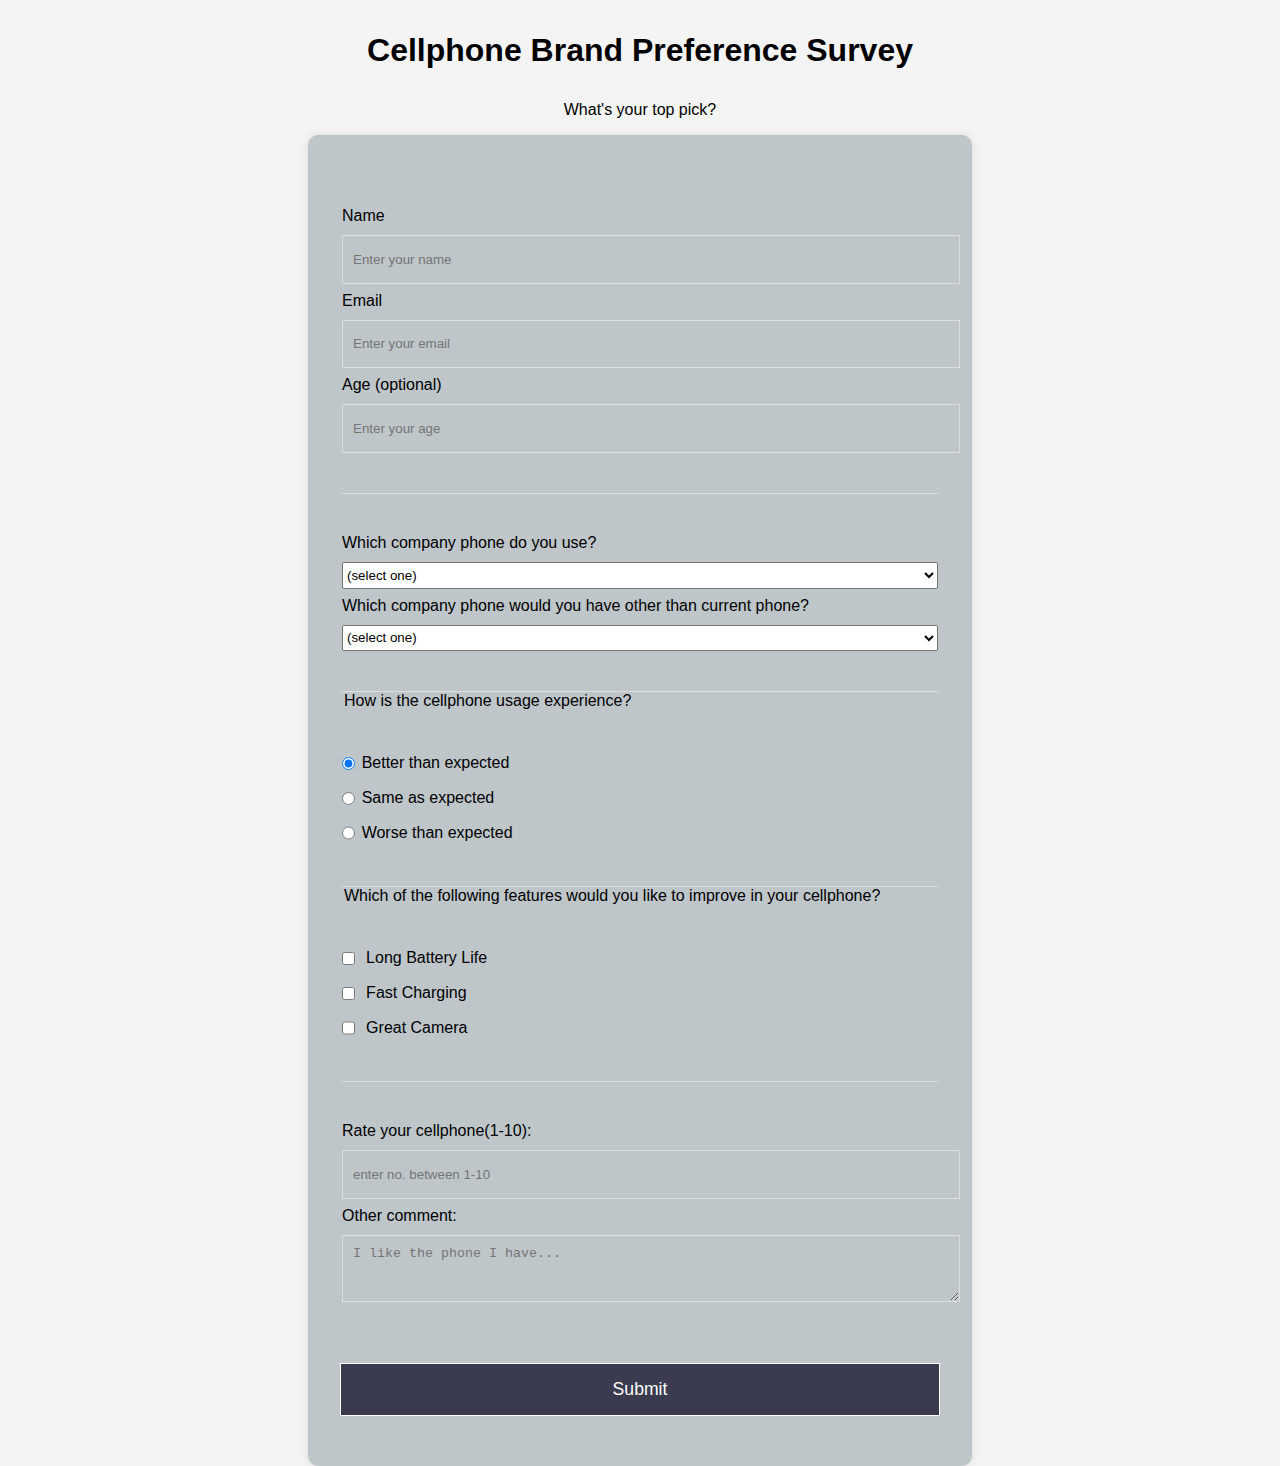
<file: Survey Form/index.html>
<!DOCTYPE html>
<html lang="en">
  <head>
    <meta charset="UTF-8">
  <title>Cellphone Brand Preference Survey</title>
  <link rel="stylesheet" href="styles.css">
  </head>
  <body>
    <h1 id="title">Cellphone Brand Preference Survey</h1>
    <p id="description">What's your top pick?</p>
    <form id="survey-form">
      <fieldset>
        <label id="name-label" for="name">Name <input id="name" type="text" required placeholder="Enter your name"/></label>
        <label id="email-label" for="email">Email <input id="email" type="email" required placeholder="Enter your email"/></label>
        <label id="age-label" for="age">Age (optional) <input id="age" type="number" placeholder="Enter your age"/></label>
      </fieldset> 
      <fieldset>
        <label for="dropdown">Which company phone do you use?
          <select id="dropdown" name="dropdown">
            <option value="">(select one)</option>
            <option value="1">Apple</option>
            <option value="2">Samsung</option>
            <option value="3">Xiaomi</option>
            <option value="4">Oppo</option>
            <option value="5">Vivo</option>
            <option value="6">Nokia</option>
            <option value="7">Motorola</option>
            <option value="8">Other</option>
          </select>
        </label>  
        <label for="dropdown">Which company phone would you have other than current phone?
          <select id="dropdown" name="dropdown">
            <option value="">(select one)</option>
            <option value="1">Apple</option>
            <option value="2">Samsung</option>
            <option value="3">Xiaomi</option>
            <option value="4">Oppo</option>
            <option value="5">Vivo</option>
            <option value="6">Nokia</option>
            <option value="7">Motorola</option>
            <option value="8">Other</option>
          </select>
        </label>     
     </fieldset>
     <fieldset>
       <legend>How is the cellphone usage experience?</legend>
       <label><input type="radio" name="experience" class="inline" value="better" checked/>Better than expected</label>
       <label><input type="radio" name="experience" class="inline" value="same"/>Same as expected</label>
       <label><input type="radio" name="experience" class="inline" value="worse"/>Worse than expected</label>
     </fieldset>
     <fieldset>
       <legend>Which of the following features would you like to improve in your cellphone?</legend>
      <label><input type="checkbox" name="feature" value="long-battery-life" class="inline"> Long Battery Life</label>
      <label><input type="checkbox" name="feature" value="fast-charging" class="inline"> Fast Charging</label>
      <label><input type="checkbox" name="feature" value="great-camera" class="inline"> Great Camera</label>
    </fieldset>
     <fieldset>
       <label id="number-label" for="number">Rate your cellphone(1-10):<input id="number" type="number" name="rate" min="1" max="10" placeholder="enter no. between 1-10"/></label>
       <label for="comment">Other comment:<textarea id="comment" name="comment" placeholder="I like the phone I have..." rows="3" cols="30"></textarea></label>
     </fieldset>

     <input type="submit" id="submit" value="Submit"></input>  
    </form>
  </body>
</html>
</file>
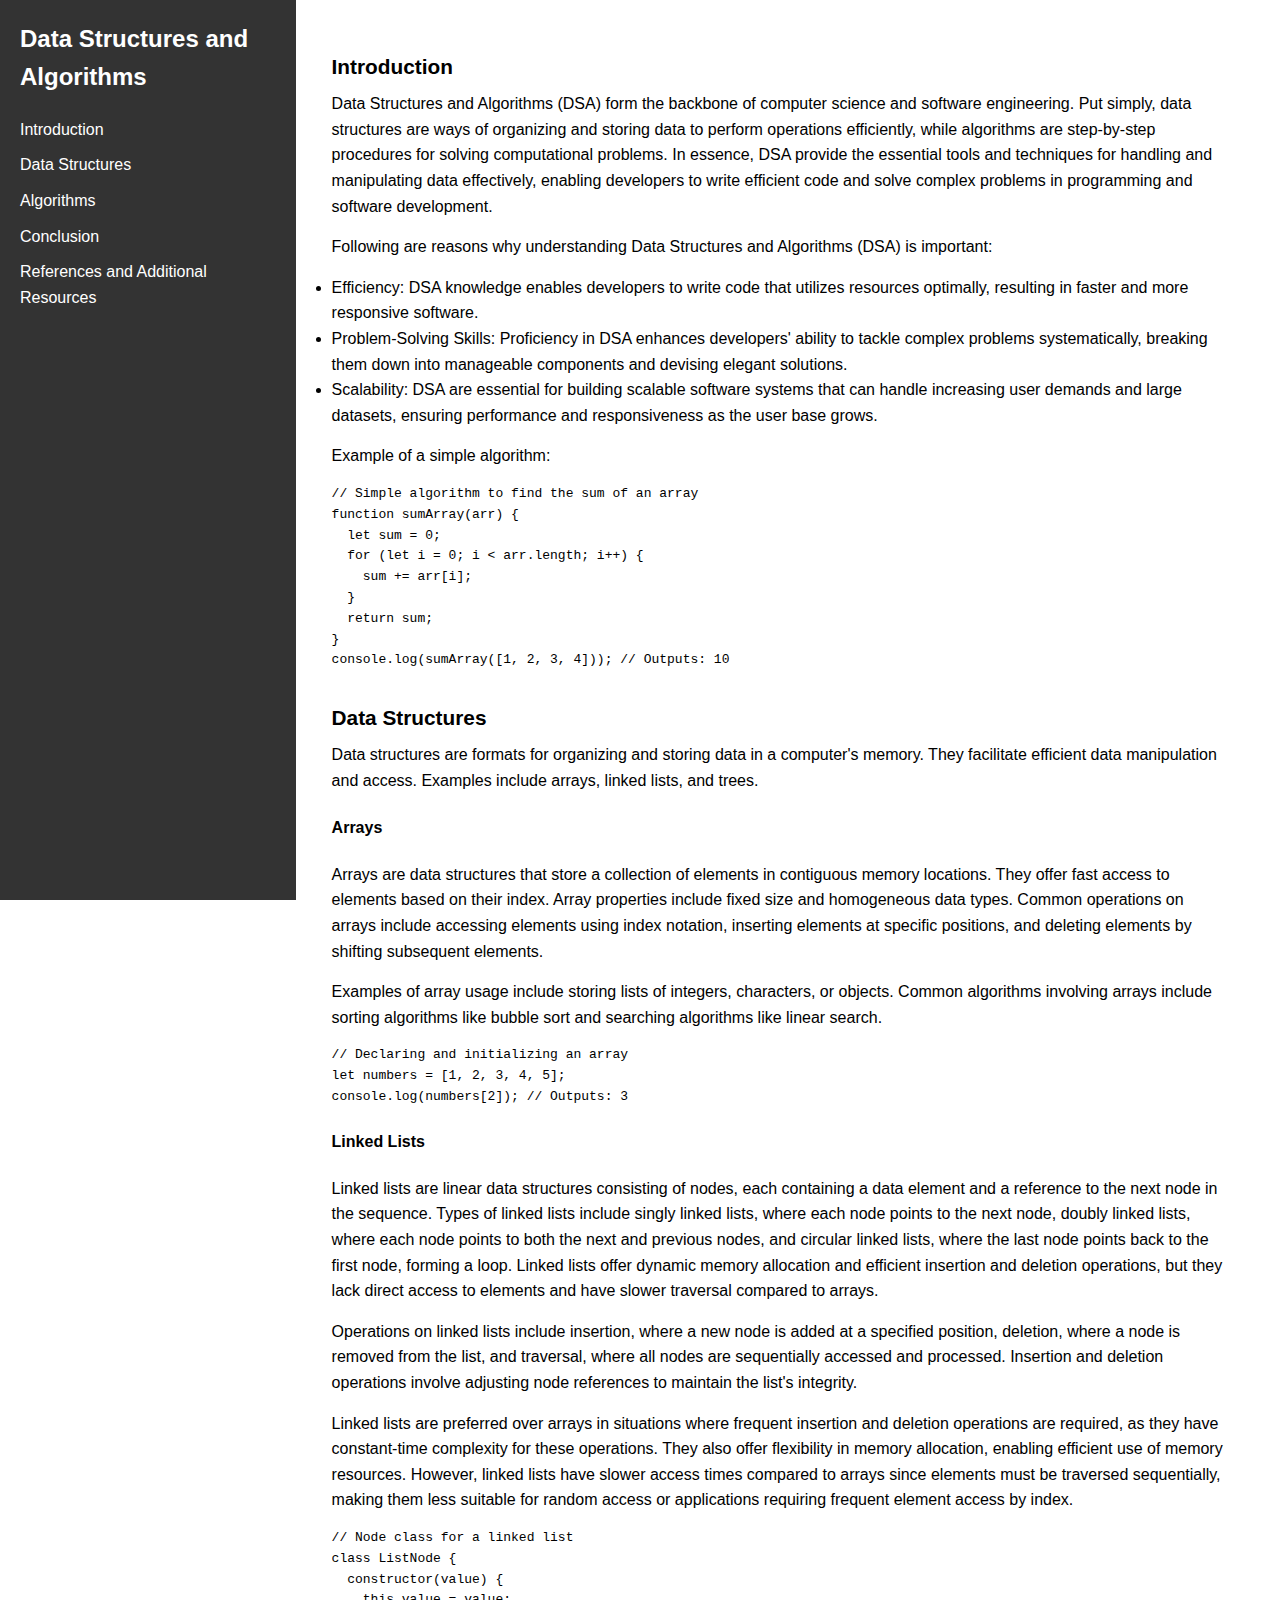
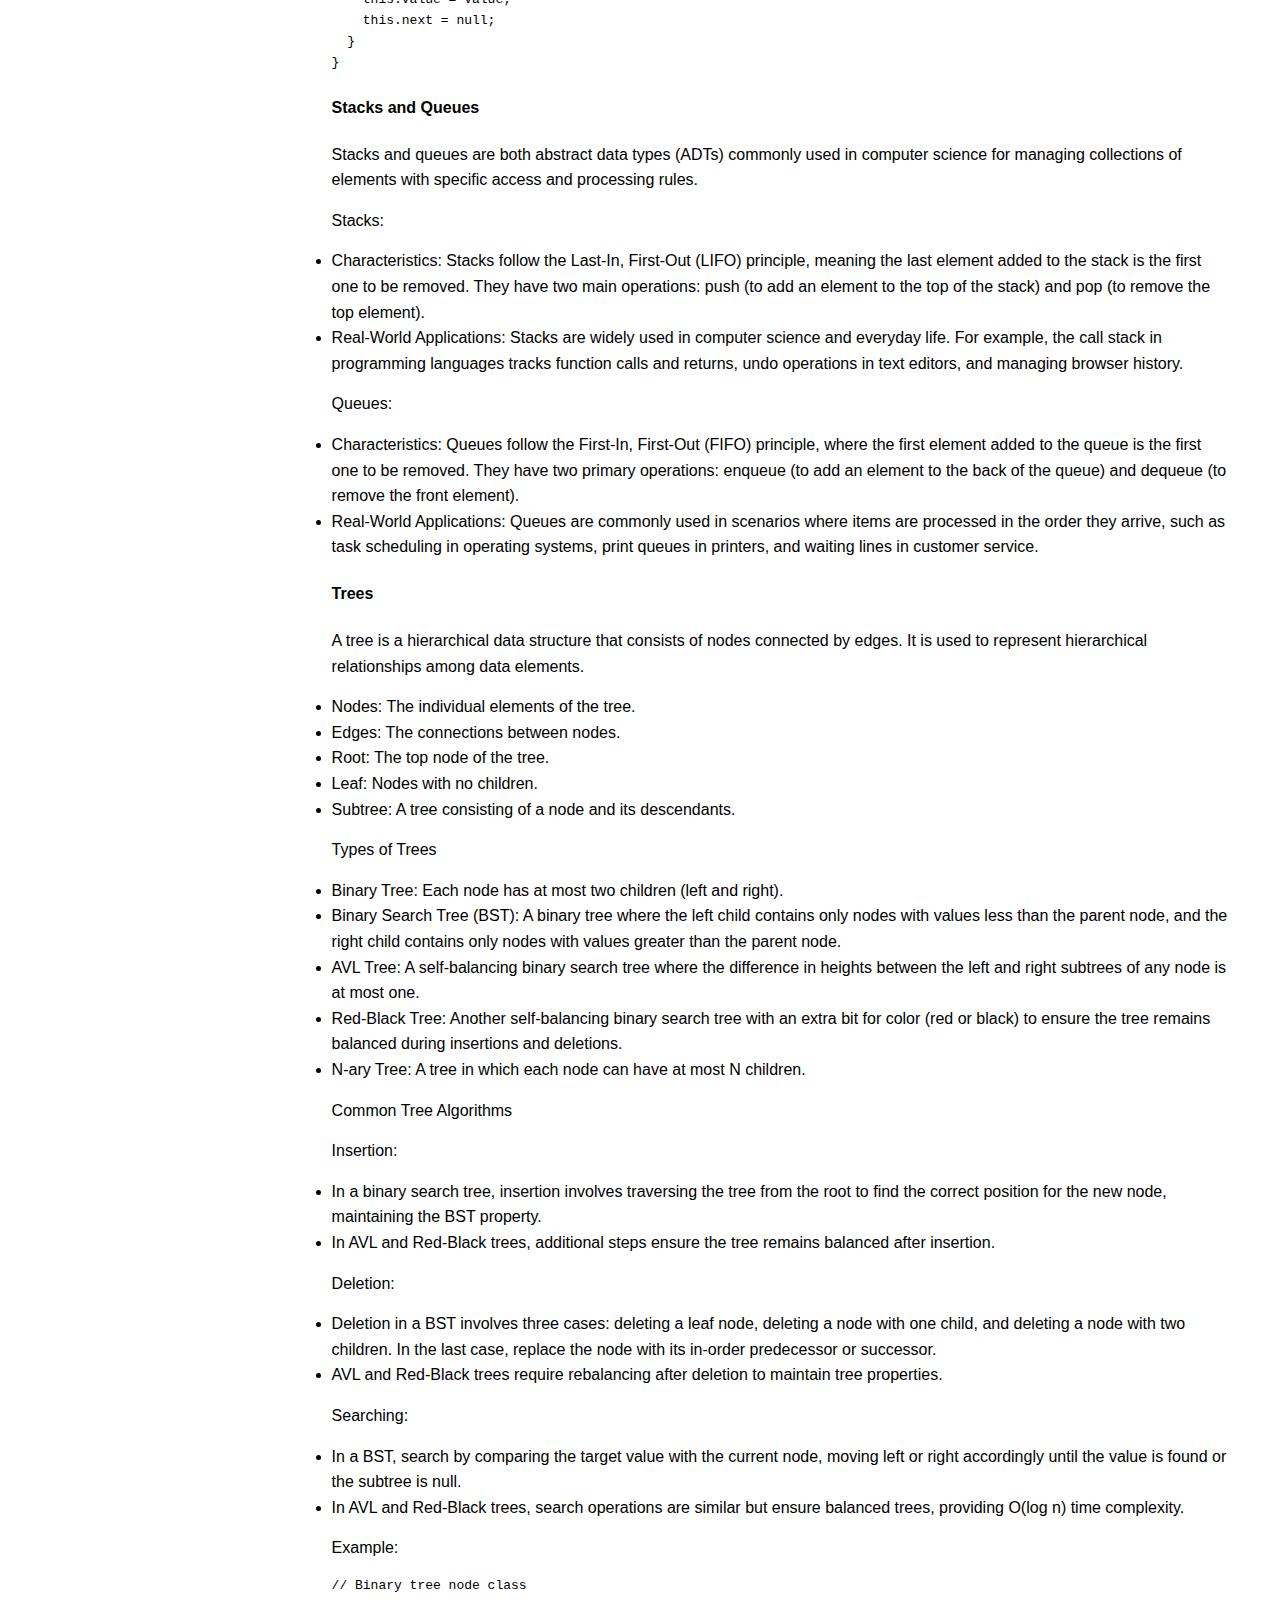
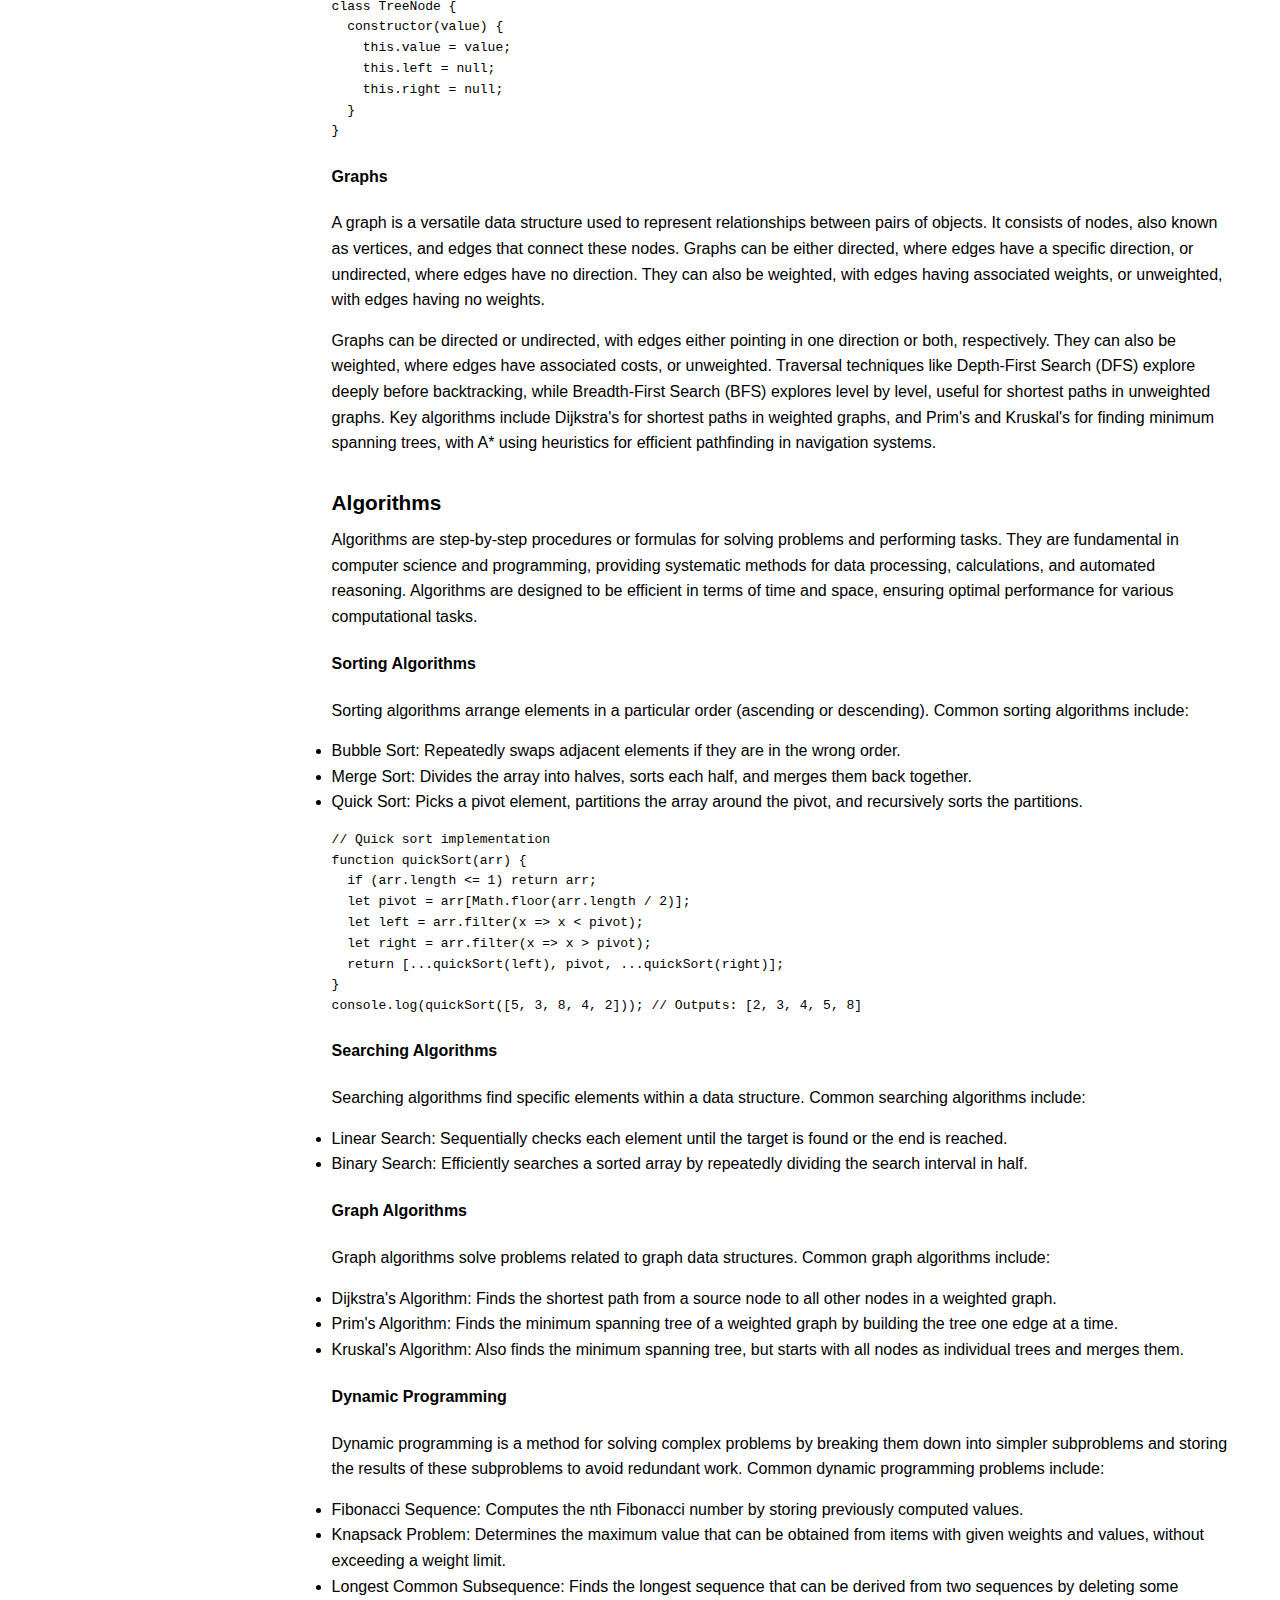
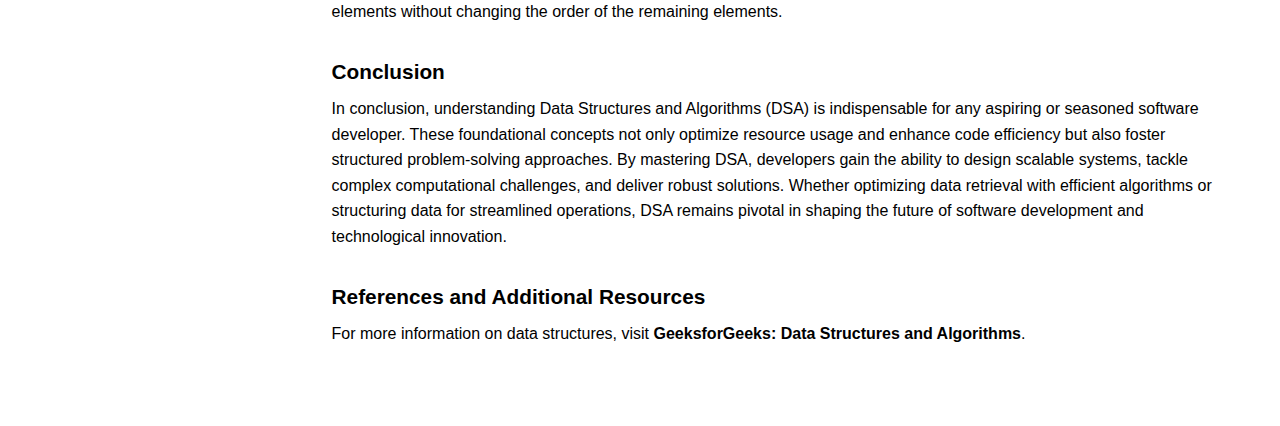
<file: Technical_documentation_page/index.html>
<!DOCTYPE html>
<html lang="en">
  <head>
    <meta charset="UTF-8">
    <meta name="viewport" content="width=device-width, initial-scale=1.0">
    <link rel="stylesheet" href="styles.css">
    <title>Data Structures and Algorithms</title>
  </head>
  <body>
    <nav id="navbar">
      <header id="header">
        <h1>Data Structures and Algorithms</h1>
        <ul>
          <li><a href="#Introduction" class="nav-link">Introduction</a></li>
          <li><a href="#Data_Structures" class="nav-link">Data Structures</a></li>
          <li><a href="#Algorithms" class="nav-link">Algorithms</a></li>
          <li><a href="#Conclusion" class="nav-link">Conclusion</a></li>
          <li><a href="#References_and_Additional_Resources" class="nav-link">References and Additional Resources</a></li>
        </ul>
      </header>
    </nav>
    <main id="main-doc">
      <section id="Introduction" class="main-section">
        <header>
          <h3>Introduction</h3>
        </header>
        <p>Data Structures and Algorithms (DSA) form the backbone of computer science and software engineering. Put simply, data structures are ways of organizing and storing data to perform operations efficiently, while algorithms are step-by-step procedures for solving computational problems. In essence, DSA provide the essential tools and techniques for handling and manipulating data effectively, enabling developers to write efficient code and solve complex problems in programming and software development.<p>
          <p>Following are reasons why understanding Data Structures and Algorithms (DSA) is important:</p>
          <ul>
            <li>Efficiency: DSA knowledge enables developers to write code that utilizes resources optimally, resulting in faster and more responsive software.</li>
            <li>Problem-Solving Skills: Proficiency in DSA enhances developers' ability to tackle complex problems systematically, breaking them down into manageable components and devising elegant solutions.</li>
            <li>Scalability: DSA are essential for building scalable software systems that can handle increasing user demands and large datasets, ensuring performance and responsiveness as the user base grows.</li>
          </ul>
        <p>Example of a simple algorithm:</p>
        <pre><code>// Simple algorithm to find the sum of an array
function sumArray(arr) {
  let sum = 0;
  for (let i = 0; i < arr.length; i++) {
    sum += arr[i];
  }
  return sum;
}
console.log(sumArray([1, 2, 3, 4])); // Outputs: 10
</code></pre>
      </section>
      <section id="Data_Structures" class="main-section">
        <header>
          <h3>Data Structures</h3>
        </header>
        <p>Data structures are formats for organizing and storing data in a computer's memory. They facilitate efficient data manipulation and access. Examples include arrays, linked lists, and trees.</p>
        <h4>Arrays</h4>
        <p>Arrays are data structures that store a collection of elements in contiguous memory locations. They offer fast access to elements based on their index. Array properties include fixed size and homogeneous data types. Common operations on arrays include accessing elements using index notation, inserting elements at specific positions, and deleting elements by shifting subsequent elements.<p>
          <p>Examples of array usage include storing lists of integers, characters, or objects. Common algorithms involving arrays include sorting algorithms like bubble sort and searching algorithms like linear search.</p>
          <pre><code>// Declaring and initializing an array
let numbers = [1, 2, 3, 4, 5];
console.log(numbers[2]); // Outputs: 3
</code></pre>
        <h4>Linked Lists</h4>
        <p>Linked lists are linear data structures consisting of nodes, each containing a data element and a reference to the next node in the sequence. Types of linked lists include singly linked lists, where each node points to the next node, doubly linked lists, where each node points to both the next and previous nodes, and circular linked lists, where the last node points back to the first node, forming a loop. Linked lists offer dynamic memory allocation and efficient insertion and deletion operations, but they lack direct access to elements and have slower traversal compared to arrays.</p>
        <p>Operations on linked lists include insertion, where a new node is added at a specified position, deletion, where a node is removed from the list, and traversal, where all nodes are sequentially accessed and processed. Insertion and deletion operations involve adjusting node references to maintain the list's integrity.</p>
        <p>Linked lists are preferred over arrays in situations where frequent insertion and deletion operations are required, as they have constant-time complexity for these operations. They also offer flexibility in memory allocation, enabling efficient use of memory resources. However, linked lists have slower access times compared to arrays since elements must be traversed sequentially, making them less suitable for random access or applications requiring frequent element access by index.</p>
        <pre><code>// Node class for a linked list
class ListNode {
  constructor(value) {
    this.value = value;
    this.next = null;
  }
}
</code></pre>
        <h4>Stacks and Queues</h4>
       <p>Stacks and queues are both abstract data types (ADTs) commonly used in computer science for managing collections of elements with specific access and processing rules.</p>
        <p>Stacks:</p>
        <ul>
          <li>Characteristics: Stacks follow the Last-In, First-Out (LIFO) principle, meaning the last element added to the stack is the first one to be removed. They have two main operations: push (to add an element to the top of the stack) and pop (to remove the top element).</li>
          <li>Real-World Applications: Stacks are widely used in computer science and everyday life. For example, the call stack in programming languages tracks function calls and returns, undo operations in text editors, and managing browser history.</li>
        </ul>
        <p>Queues:</p>
        <ul>
          <li>Characteristics: Queues follow the First-In, First-Out (FIFO) principle, where the first element added to the queue is the first one to be removed. They have two primary operations: enqueue (to add an element to the back of the queue) and dequeue (to remove the front element).</li>
          <li>Real-World Applications: Queues are commonly used in scenarios where items are processed in the order they arrive, such as task scheduling in operating systems, print queues in printers, and waiting lines in customer service.</li>
        </ul>
        <h4>Trees</h4>
        <p>A tree is a hierarchical data structure that consists of nodes connected by edges. It is used to represent hierarchical relationships among data elements.</p>
        <ul>
          <li>Nodes: The individual elements of the tree.</li>
          <li>Edges: The connections between nodes.</li>
          <li>Root: The top node of the tree.</li>
          <li>Leaf: Nodes with no children.</li>
          <li>Subtree: A tree consisting of a node and its descendants.</li>
        </ul>
        <p>Types of Trees</p>
        <ul>
          <li>Binary Tree: Each node has at most two children (left and right).</li>
          <li>Binary Search Tree (BST): A binary tree where the left child contains only nodes with values less than the parent node, and the right child contains only nodes with values greater than the parent node.</li>
          <li>AVL Tree: A self-balancing binary search tree where the difference in heights between the left and right subtrees of any node is at most one.</li>
          <li>Red-Black Tree: Another self-balancing binary search tree with an extra bit for color (red or black) to ensure the tree remains balanced during insertions and deletions.</li>
          <li>N-ary Tree: A tree in which each node can have at most N children.</li>
        </ul>
        <p>Common Tree Algorithms</p>
        <p>Insertion:</p>
        <ul>
          <li>In a binary search tree, insertion involves traversing the tree from the root to find the correct position for the new node, maintaining the BST property.</li>
          <li>In AVL and Red-Black trees, additional steps ensure the tree remains balanced after insertion.</li>
        </ul>
        <p>Deletion:</p>
        <ul>
          <li>Deletion in a BST involves three cases: deleting a leaf node, deleting a node with one child, and deleting a node with two children. In the last case, replace the node with its in-order predecessor or successor.</li>
          <li>AVL and Red-Black trees require rebalancing after deletion to maintain tree properties.</li>
        </ul>
        <p>Searching:</p>
        <ul>
          <li>In a BST, search by comparing the target value with the current node, moving left or right accordingly until the value is found or the subtree is null.</li>
          <li>In AVL and Red-Black trees, search operations are similar but ensure balanced trees, providing O(log n) time complexity.
</li>
        </ul>
        <p>Example:</p>
        <pre><code>// Binary tree node class
class TreeNode {
  constructor(value) {
    this.value = value;
    this.left = null;
    this.right = null;
  }
}
</code></pre>
        <h4>Graphs</h4>
        <p>A graph is a versatile data structure used to represent relationships between pairs of objects. It consists of nodes, also known as vertices, and edges that connect these nodes. Graphs can be either directed, where edges have a specific direction, or undirected, where edges have no direction. They can also be weighted, with edges having associated weights, or unweighted, with edges having no weights.</p>
        <p>Graphs can be directed or undirected, with edges either pointing in one direction or both, respectively. They can also be weighted, where edges have associated costs, or unweighted. Traversal techniques like Depth-First Search (DFS) explore deeply before backtracking, while Breadth-First Search (BFS) explores level by level, useful for shortest paths in unweighted graphs. Key algorithms include Dijkstra's for shortest paths in weighted graphs, and Prim's and Kruskal's for finding minimum spanning trees, with A* using heuristics for efficient pathfinding in navigation systems.</p>
      </section>
      <section id="Algorithms" class="main-section">
        <header>
          <h3>Algorithms</h3>
        </header>
        <p>Algorithms are step-by-step procedures or formulas for solving problems and performing tasks. They are fundamental in computer science and programming, providing systematic methods for data processing, calculations, and automated reasoning. Algorithms are designed to be efficient in terms of time and space, ensuring optimal performance for various computational tasks.<p>
        <h4>Sorting Algorithms</h4>
        <p>Sorting algorithms arrange elements in a particular order (ascending or descending). Common sorting algorithms include:</p>
        <ul>
          <li>Bubble Sort: Repeatedly swaps adjacent elements if they are in the wrong order.</li>
          <li>Merge Sort: Divides the array into halves, sorts each half, and merges them back together.</li>
          <li>Quick Sort: Picks a pivot element, partitions the array around the pivot, and recursively sorts the partitions.</li>
        </ul>
        <pre><code>// Quick sort implementation
function quickSort(arr) {
  if (arr.length <= 1) return arr;
  let pivot = arr[Math.floor(arr.length / 2)];
  let left = arr.filter(x => x < pivot);
  let right = arr.filter(x => x > pivot);
  return [...quickSort(left), pivot, ...quickSort(right)];
}
console.log(quickSort([5, 3, 8, 4, 2])); // Outputs: [2, 3, 4, 5, 8]
</code></pre>
        <h4>Searching Algorithms</h4>
        <p>Searching algorithms find specific elements within a data structure. Common searching algorithms include:</p>
        <ul>
          <li>Linear Search: Sequentially checks each element until the target is found or the end is reached.</li>
          <li>Binary Search: Efficiently searches a sorted array by repeatedly dividing the search interval in half.</li>
        </ul>
        <h4>Graph Algorithms</h4>
        <p>Graph algorithms solve problems related to graph data structures. Common graph algorithms include:</p>
        <ul>
          <li>Dijkstra's Algorithm: Finds the shortest path from a source node to all other nodes in a weighted graph.</li>
          <li>Prim's Algorithm: Finds the minimum spanning tree of a weighted graph by building the tree one edge at a time.</li>
          <li>Kruskal's Algorithm: Also finds the minimum spanning tree, but starts with all nodes as individual trees and merges them.</li>
        </ul>
        <h4>Dynamic Programming</h4>
        <p>Dynamic programming is a method for solving complex problems by breaking them down into simpler subproblems and storing the results of these subproblems to avoid redundant work. Common dynamic programming problems include:</p>
        <ul>
          <li>Fibonacci Sequence: Computes the nth Fibonacci number by storing previously computed values.</li>
          <li>Knapsack Problem: Determines the maximum value that can be obtained from items with given weights and values, without exceeding a weight limit.</li>
          <li>Longest Common Subsequence: Finds the longest sequence that can be derived from two sequences by deleting some elements without changing the order of the remaining elements.</li>
        </ul>
      </section>
      <section id="Conclusion" class="main-section">
        <header>
          <h3>Conclusion</h3>
        </header>
         <p>In conclusion, understanding Data Structures and Algorithms (DSA) is indispensable for any aspiring or seasoned software developer. These foundational concepts not only optimize resource usage and enhance code efficiency but also foster structured problem-solving approaches. By mastering DSA, developers gain the ability to design scalable systems, tackle complex computational challenges, and deliver robust solutions. Whether optimizing data retrieval with efficient algorithms or structuring data for streamlined operations, DSA remains pivotal in shaping the future of software development and technological innovation.</p>
      </section>
      <section id="References_and_Additional_Resources" class="main-section">
        <header>
          <h3>References and Additional Resources</h3>
        </header>
        <p>For more information on data structures, visit <a href="https://www.geeksforgeeks.org/learn-data-structures-and-algorithms-dsa-tutorial/" class="ref">GeeksforGeeks: Data Structures and Algorithms</a>.</p>
      </section>
    </main>
  </body>
</html>
</file>
<file: Survey Form/styles.css>
body{
    width: 100%;
    height: 100vh;
    background-color:#f4f4f4;
    margin:0;
    font-family: Arial, sans-serif;
    font-size: 16px;
  }
  
  h1, p {
    margin: 1em auto;
    text-align: center;
  }
  
  form {
    width: 80%;
    max-width: 600px;
    min-width: 300px;
    margin: 0 auto;
    padding-bottom: 2em;
    background-color: #bec6ca;
    border-radius:10px;
    box-shadow:0 0 10px rgba(0 ,0 ,0 , 0.1);
    padding:2em;
  }
  
  fieldset {
    border: none;
    padding: 2rem 0;
    border-bottom: 1px solid #ddd;
  }
  
  fieldset:last-of-type {
    border-bottom: none;
  }
  
  label {
    display: block;
    margin: 0.5rem 0;
  }
  
  input,
  textarea,
  select {
    margin: 10px 0 0 0;
    width: 100%;
    min-height: 2em;
  }
  
  input, textarea {
    background-color: #bec6ca;
    color: #ffffff;
    margin:10px 0 0 0;
    width: calc(100%-200%);
    min-height:2em;
    padding:10px;
    border:1px solid #ddd;
  
  
  }
  
  .inline {
    width: unset;
    margin: 0 0.5em 0 0;
    vertical-align: middle;
  }
  
  input[type="submit"] {
    display: block;
    width: 100%;
    margin: 1em auto;
    height: 3em;
    font-size: 1.1rem;
    background-color: #3b3b4f;
    border-color: white;
    min-width: 300px;
  }
  
  input[type="file"] {
    padding: 1px 2px;
  }
  
  .inline{
    display: inline; 
  }
  
  input[type="submit"]:hover {
    background-color: #97a3a9
  }
</file>
<file: Technical_documentation_page/styles.css>
body, h1, h2, h3, p, ul, li {
    margin: 0;
    padding: 0;
  }
  
  body {
    font-family: Arial, sans-serif;
    line-height: 1.6;
    background-color: #fff;
    display: flex;
  }
  
  nav {
    background-color: #333;
    color: #fff;
    position: fixed;
    top: 0;
    bottom: 0;
    width: 20vw;
    min-width: 200px;
    max-width: 300px;
    padding: 20px;
    overflow-y: auto;
  }
  
  header {
    text-align: left;
  }
  
  header h1 {
    margin-bottom: 20px;
    font-size: 1.5em;
  }
  
  nav ul {
    list-style-type: none;
    padding: 0;
  }
  
  nav ul li {
    margin-bottom: 10px;
  }
  
  nav ul li a {
    color: #fff;
    text-decoration: none;
    display: block;
  }
  
  nav ul li a:hover {
    text-decoration: underline;
  }
  
  #main-doc {
    margin-left: 22%;
    padding: 50px;
    background-color: #fff;
    border-radius: 5px;
    flex-grow: 1;
  }
  
  section {
    margin-bottom: 30px;
  }
  
  h2 {
    font-size: 1.5em;
    margin-bottom: 10px;
  }
  
  h3 {
    font-size: 1.3em;
    margin-bottom: 8px;
  }
  
  p {
    margin-bottom: 15px;
  }
  
  ul {
    margin-bottom: 15px;
  }
  
  a {
    color: black;
    text-decoration: none;
  }
  
  .ref {
    font-weight: bold;
  }
  
  .ref:hover {
    color: blue;
  }
  
  @media (max-width: 768px) {
    nav {
      width: 100%;
      position: relative;
      min-width: unset;
      max-width: unset;
    }
    #main-doc {
      margin-left: 0;
    }
  }
</file>
